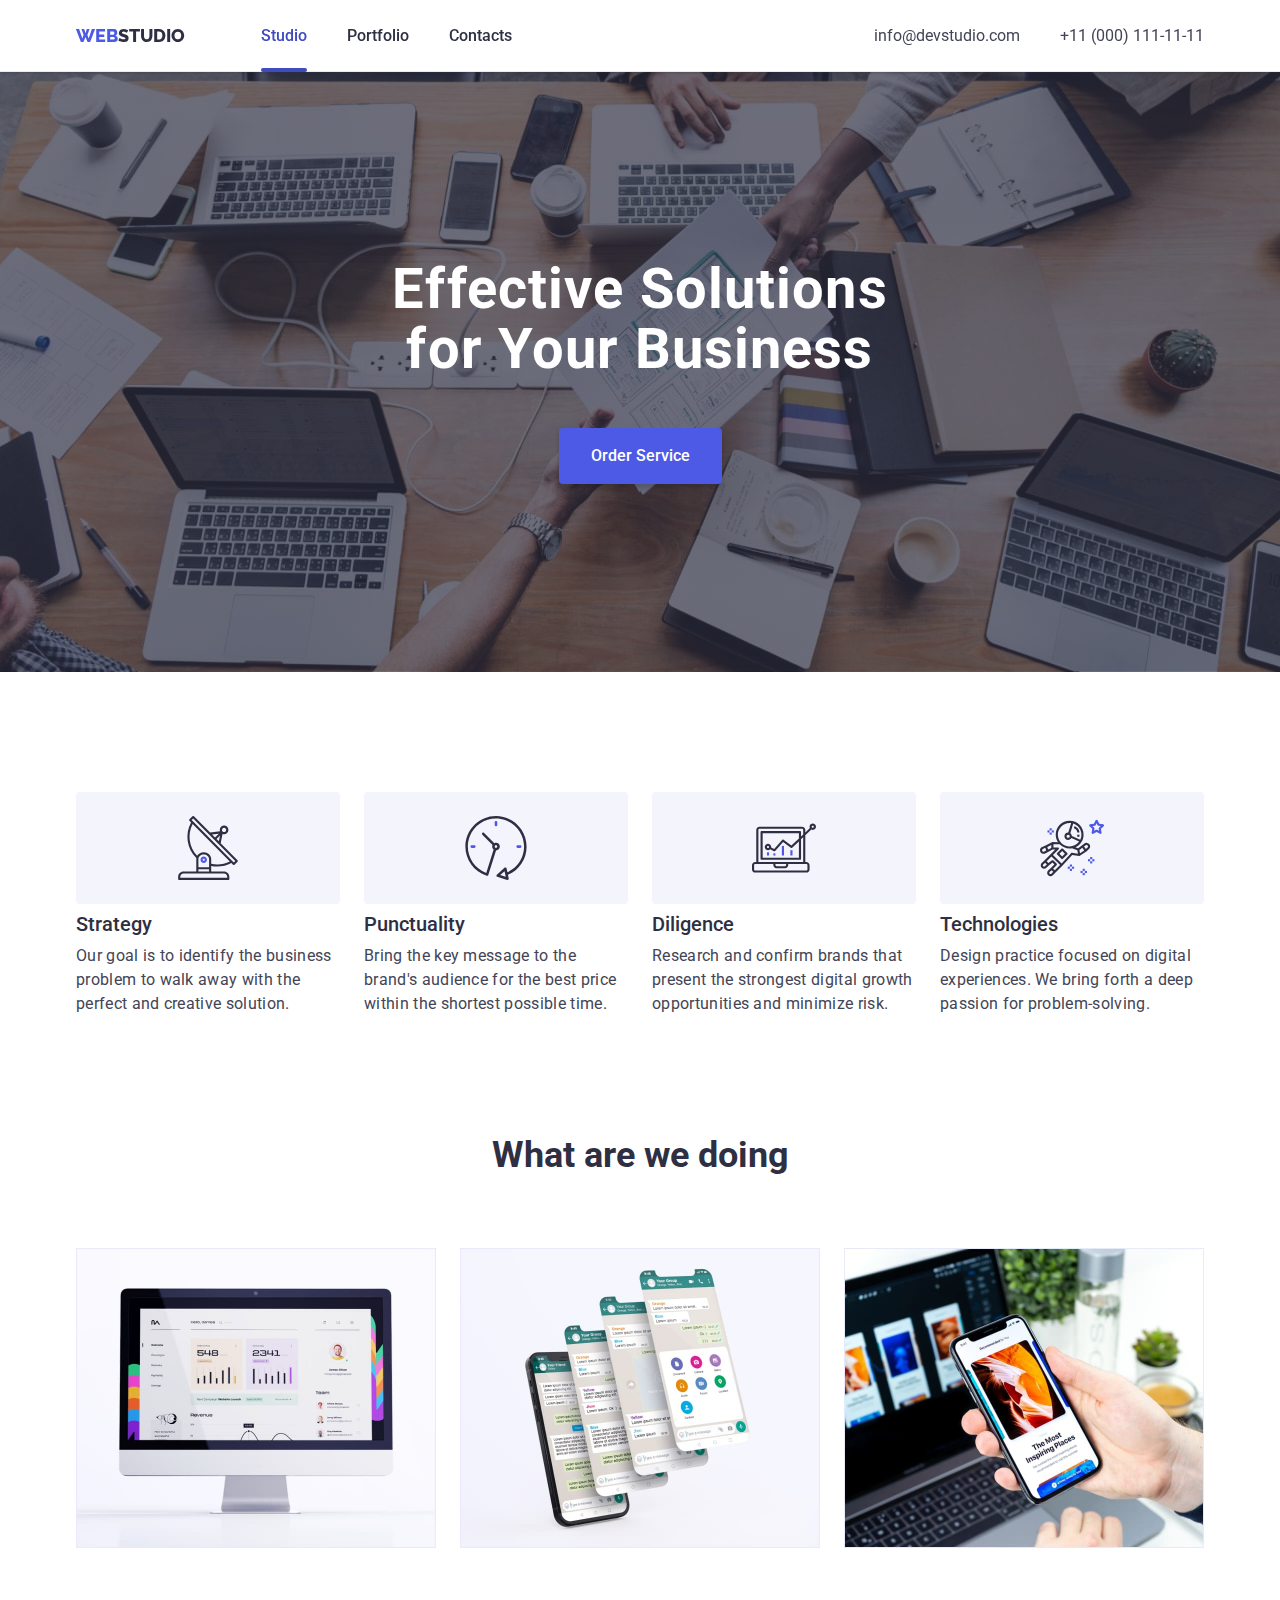
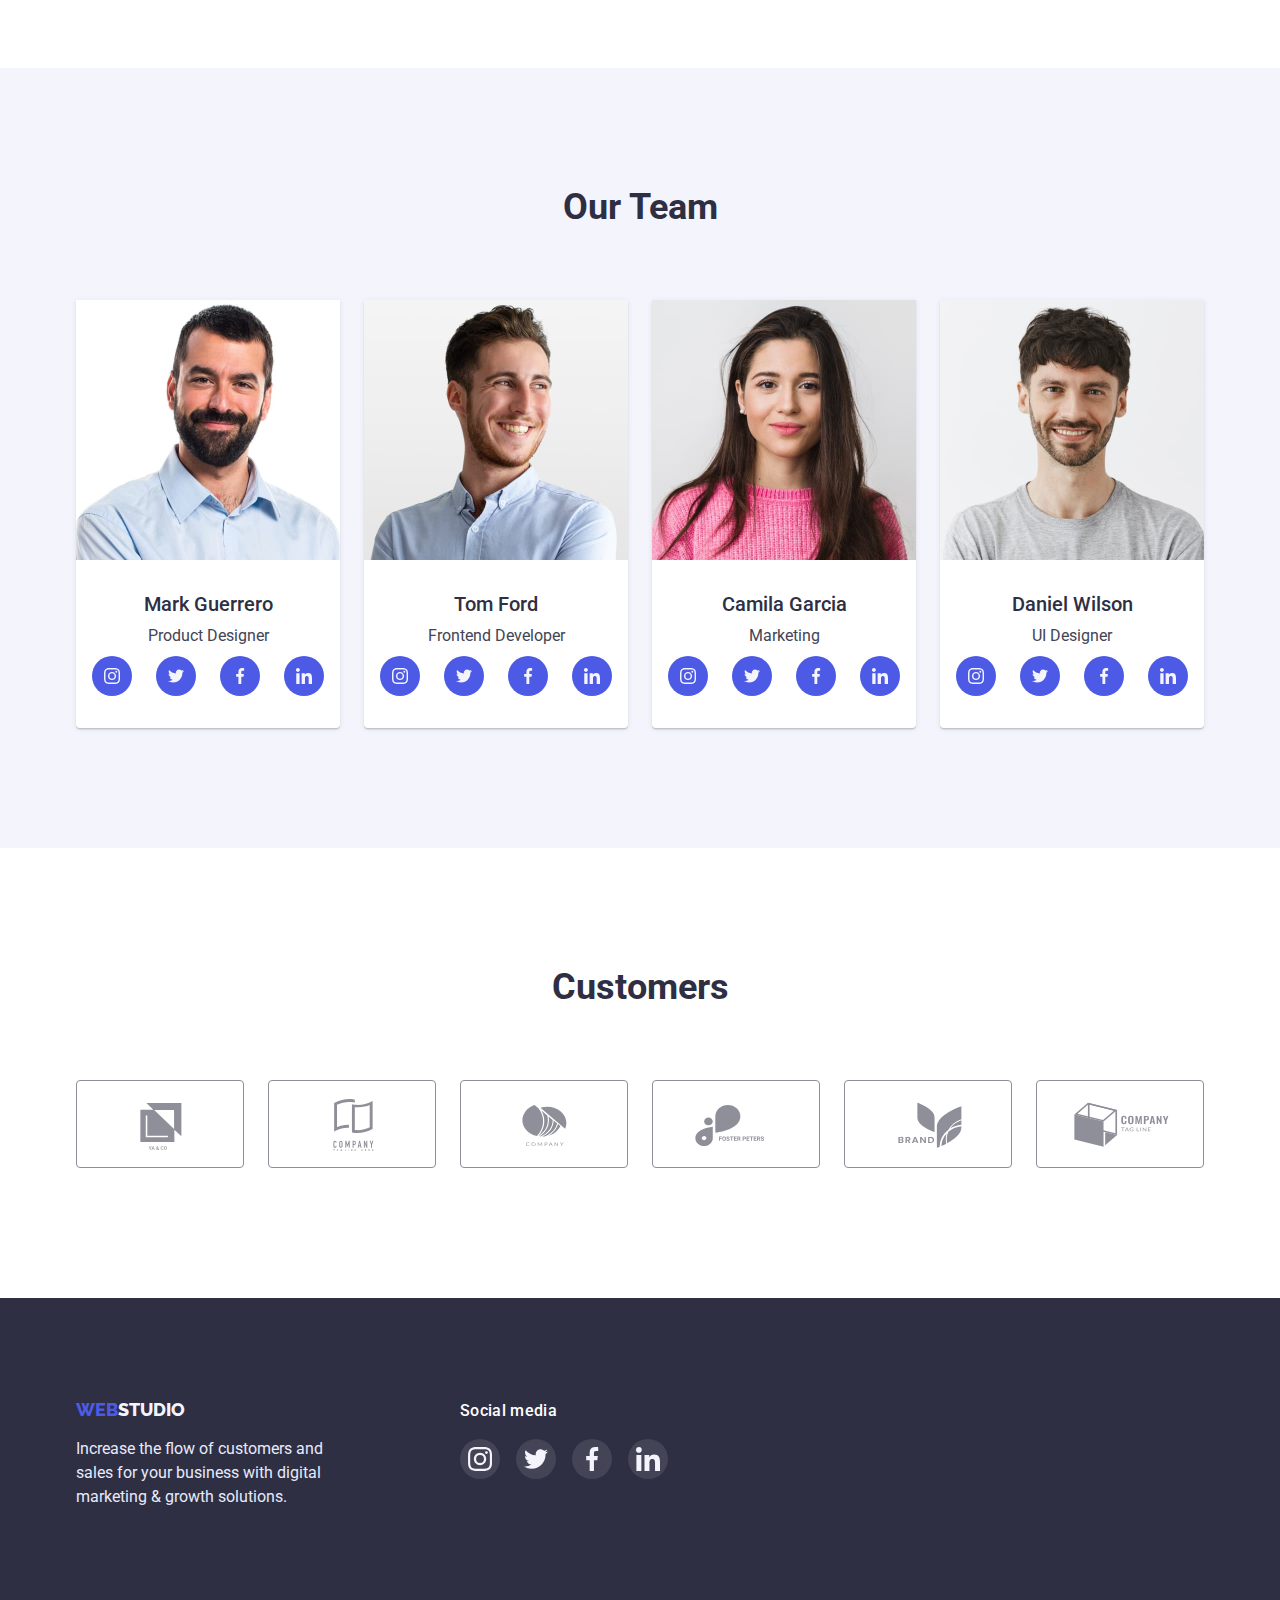
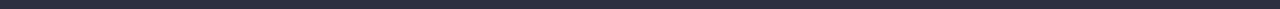
<file: index.html>
<!DOCTYPE html>
<html lang="en">
  <head>
    <meta charset="UTF-8" />
    <meta http-equiv="X-UA-Compatible" content="IE=edge" />
    <meta name="viewport" content="width=device-width, initial-scale=1.0" />
    <title>WebStudio</title>

    <link rel="preconnect" href="https://fonts.googleapis.com" />
    <link rel="preconnect" href="https://fonts.gstatic.com" crossorigin />
    <link
      href="https://fonts.googleapis.com/css2?family=Raleway:wght@800&family=Roboto:wght@400;500;700;900&display=swap"
      rel="stylesheet"
    />

    <link
      rel="stylesheet"
      href="https://cdnjs.cloudflare.com/ajax/libs/modern-normalize/1.1.0/modern-normalize.css"
    />

    <link rel="stylesheet" href="./css/styles.css" />
  </head>
  <body>
    <header class="header">
      <div class="container">
        <nav class="nav">
          <a class="logo" href="./index.html"
            >WEB<span class="header-logo-studio">STUDIO</span>
          </a>
          <ul class="header-list">
            <li class="header-list-studio">
              <a class="nav-link current" href="./index.html">Studio</a>
            </li>
            <li><a class="nav-link" href="./portfolio.html">Portfolio</a></li>
            <li><a class="nav-link" href="">Contacts</a></li>
          </ul>
          <address class="address">
            <ul class="contakt-list">
              <li>
                <a class="contact" href="mailto:info@devstudio.com"
                  >info@devstudio.com
                </a>
              </li>
              <li>
                <a class="contact" href="tel:+110001111111"
                  >+11 (000) 111-11-11
                </a>
              </li>
            </ul>
          </address>
        </nav>
      </div>
    </header>
    <main>
      <section class="main-hero">
        <div class="container">
          <h1 class="main-hero-title">Effective Solutions for Your Business</h1>
          <button type="button" class="main-hero-launch" data-modal-open>
            Order Service
          </button>
        </div>
      </section>
      <section class="about">
        <div class="container">
          <h2 class="visually-hidden">Advantages</h2>
          <ul class="advantages">
            <li class="advantages-list icon-antena">
              <h3 class="advantages-tipe">Strategy</h3>
              <p class="advantages-text">
                Our goal is to identify the business problem to walk away with
                the perfect and creative solution.
              </p>
            </li>
            <li class="advantages-list icon-clock">
              <h3 class="advantages-tipe">Punctuality</h3>
              <p class="advantages-text">
                Bring the key message to the brand's audience for the best price
                within the shortest possible time.
              </p>
            </li>
            <li class="advantages-list icon-diagram">
              <h3 class="advantages-tipe">Diligence</h3>
              <p class="advantages-text">
                Research and confirm brands that present the strongest digital
                growth opportunities and minimize risk.
              </p>
            </li>
            <li class="advantages-list icon-astronaut">
              <h3 class="advantages-tipe">Technologies</h3>
              <p class="advantages-text">
                Design practice focused on digital experiences. We bring forth a
                deep passion for problem-solving.
              </p>
            </li>
          </ul>
        </div>
      </section>
      <section class="work">
        <div class="container">
          <h2 class="work-text">What are we doing</h2>

          <ul class="work-list">
            <li>
              <img src="./images/monitor.jpg" alt="monitor" width="360" />
            </li>
            <li>
              <img
                src="./images/ekrany-smartphonov.jpg"
                alt="display-smartphons"
                width="360"
              />
            </li>
            <li>
              <img src="./images/smartphon.jpg" alt="smartphon" width="360" />
            </li>
          </ul>
        </div>
      </section>
      <section class="team">
        <div class="container">
          <h2 class="team-name">Our Team</h2>
          <ul class="team-name-list">
            <li class="team-name-list-post">
              <img
                src="./images/Mark-Guerrero.jpg"
                alt="mark-guerrero"
                width="264"
              />
              <div class="post">
                <h3 class="name">Mark Guerrero</h3>
                <p class="profession">Product Designer</p>
                <ul class="profession-social-media-list">
                  <li class="media-list">
                    <a class="profession-social-media-icon" href=""
                      ><svg class="profession-icon">
                        <use href="./images/sprite.svg#icon-instagram"></use>
                      </svg>
                    </a>
                  </li>
                  <li class="media-list">
                    <a class="profession-social-media-icon" href=""
                      ><svg class="profession-icon">
                        <use href="./images/sprite.svg#icon-twitter"></use>
                      </svg>
                    </a>
                  </li>
                  <li class="media-list">
                    <a class="profession-social-media-icon" href=""
                      ><svg class="profession-icon">
                        <use href="./images/sprite.svg#icon-facebook"></use>
                      </svg>
                    </a>
                  </li>
                  <li class="media-list">
                    <a class="profession-social-media-icon" href=""
                      ><svg class="profession-icon">
                        <use href="./images/sprite.svg#icon-linkedin"></use>
                      </svg>
                    </a>
                  </li>
                </ul>
              </div>
            </li>
            <li class="team-name-list-post">
              <img src="./images/tom-ford.jpg" alt="Tom-Ford" width="264" />
              <div class="post">
                <h3 class="name">Tom Ford</h3>
                <p class="profession">Frontend Developer</p>
                <ul class="profession-social-media-list">
                  <li class="media-list">
                    <a class="profession-social-media-icon" href=""
                      ><svg class="profession-icon">
                        <use href="./images/sprite.svg#icon-instagram"></use>
                      </svg>
                    </a>
                  </li>
                  <li class="media-list">
                    <a class="profession-social-media-icon" href=""
                      ><svg class="profession-icon">
                        <use href="./images/sprite.svg#icon-twitter"></use>
                      </svg>
                    </a>
                  </li>
                  <li class="media-list">
                    <a class="profession-social-media-icon" href=""
                      ><svg class="profession-icon">
                        <use href="./images/sprite.svg#icon-facebook"></use>
                      </svg>
                    </a>
                  </li>
                  <li class="media-list">
                    <a class="profession-social-media-icon" href=""
                      ><svg class="profession-icon">
                        <use href="./images/sprite.svg#icon-linkedin"></use>
                      </svg>
                    </a>
                  </li>
                </ul>
              </div>
            </li>
            <li class="team-name-list-post">
              <img
                src="./images/сamila-garcia.jpg"
                alt="Camila-Garcia"
                width="264"
              />
              <div class="post">
                <h3 class="name">Camila Garcia</h3>
                <p class="profession">Marketing</p>
                <ul class="profession-social-media-list">
                  <li class="media-list">
                    <a class="profession-social-media-icon" href=""
                      ><svg class="profession-icon">
                        <use href="./images/sprite.svg#icon-instagram"></use>
                      </svg>
                    </a>
                  </li>
                  <li class="media-list">
                    <a class="profession-social-media-icon" href=""
                      ><svg class="profession-icon">
                        <use href="./images/sprite.svg#icon-twitter"></use>
                      </svg>
                    </a>
                  </li>
                  <li class="media-list">
                    <a class="profession-social-media-icon" href=""
                      ><svg class="profession-icon">
                        <use href="./images/sprite.svg#icon-facebook"></use>
                      </svg>
                    </a>
                  </li>
                  <li class="media-list">
                    <a class="profession-social-media-icon" href=""
                      ><svg class="profession-icon">
                        <use href="./images/sprite.svg#icon-linkedin"></use>
                      </svg>
                    </a>
                  </li>
                </ul>
              </div>
            </li>
            <li class="team-name-list-post">
              <img
                src="./images/daniel-wilson.jpg"
                alt="Daniel-Wilson"
                width="264"
              />
              <div class="post">
                <h3 class="name">Daniel Wilson</h3>
                <p class="profession">UI Designer</p>
                <ul class="profession-social-media-list">
                  <li class="media-list">
                    <a class="profession-social-media-icon" href=""
                      ><svg class="profession-icon">
                        <use href="./images/sprite.svg#icon-instagram"></use>
                      </svg>
                    </a>
                  </li>
                  <li class="media-list">
                    <a class="profession-social-media-icon" href=""
                      ><svg class="profession-icon">
                        <use href="./images/sprite.svg#icon-twitter"></use>
                      </svg>
                    </a>
                  </li>
                  <li class="media-list">
                    <a class="profession-social-media-icon" href=""
                      ><svg class="profession-icon">
                        <use href="./images/sprite.svg#icon-facebook"></use>
                      </svg>
                    </a>
                  </li>
                  <li class="media-list">
                    <a class="profession-social-media-icon" href=""
                      ><svg class="profession-icon">
                        <use href="./images/sprite.svg#icon-linkedin"></use>
                      </svg>
                    </a>
                  </li>
                </ul>
              </div>
            </li>
          </ul>
        </div>
      </section>
      <section class="customers">
        <div class="container">
          <h2 class="customers-title">Customers</h2>
          <ul class="customers-list">
            <li class="customers-tipe">
              <a class="customers-tipe-icon" href="">
                <svg class="customers-icon">
                  <use href="./images/sprite.svg#icon-yaco"></use>
                </svg>
              </a>
            </li>
            <li class="customers-tipe">
              <a class="customers-tipe-icon" href="">
                <svg class="customers-icon">
                  <use
                    href="./images/sprite.svg#icon-company-tagline-here"
                  ></use>
                </svg>
              </a>
            </li>
            <li class="customers-tipe">
              <a class="customers-tipe-icon" href=""
                ><svg class="customers-icon">
                  <use href="./images/sprite.svg#icon-company"></use>
                </svg>
              </a>
            </li>
            <li class="customers-tipe">
              <a class="customers-tipe-icon" href=""
                ><svg class="customers-icon">
                  <use href="./images/sprite.svg#icon-foster-peters"></use>
                </svg>
              </a>
            </li>
            <li class="customers-tipe">
              <a class="customers-tipe-icon" href="">
                <svg class="customers-icon">
                  <use href="./images/sprite.svg#icon-brand"></use>
                </svg>
              </a>
            </li>
            <li class="customers-tipe">
              <a class="customers-tipe-icon" href="">
                <svg class="customers-icon">
                  <use href="./images/sprite.svg#icon-company-tag-line"></use>
                </svg>
              </a>
            </li>
          </ul>
        </div>
      </section>
    </main>
    <footer class="footer">
      <div class="container footer-list">
        <div class="footer-container">
          <a class="footer-logo" href="./index.html"
            >WEB<span class="footer-logo-studio">STUDIO</span>
          </a>
          <p class="footer-text">
            Increase the flow of customers and sales for your business with
            digital marketing & growth solutions.
          </p>
        </div>
        <div class="footer-social-media">
          <p class="footer-title">Social media</p>
          <ul class="footer-social-media-list">
            <li class="footer-media-list">
              <a class="social-media-icon" href=""
                ><svg class="icon">
                  <use href="./images/sprite.svg#icon-instagram"></use>
                </svg>
              </a>
            </li>
            <li class="footer-media-list">
              <a class="social-media-icon" href=""
                ><svg class="icon">
                  <use href="./images/sprite.svg#icon-twitter"></use>
                </svg>
              </a>
            </li>
            <li class="footer-media-list">
              <a class="social-media-icon" href=""
                ><svg class="icon">
                  <use href="./images/sprite.svg#icon-facebook"></use>
                </svg>
              </a>
            </li>
            <li class="footer-media-list">
              <a class="social-media-icon" href=""
                ><svg class="icon">
                  <use href="./images/sprite.svg#icon-linkedin"></use>
                </svg>
              </a>
            </li>
          </ul>
        </div>
      </div>
    </footer>
    <div class="backdrop is-hidden" data-modal>
      <div class="modal">
        <button type="button" class="close-modal-btn" data-modal-close>
          <svg class="close-black-icon">
            <use href="./images/sprite.svg#icon-close-black"></use>
          </svg>
        </button>
      </div>
    </div>
    <script src="./js/modal.js"></script>
  </body>
</html>
</file>
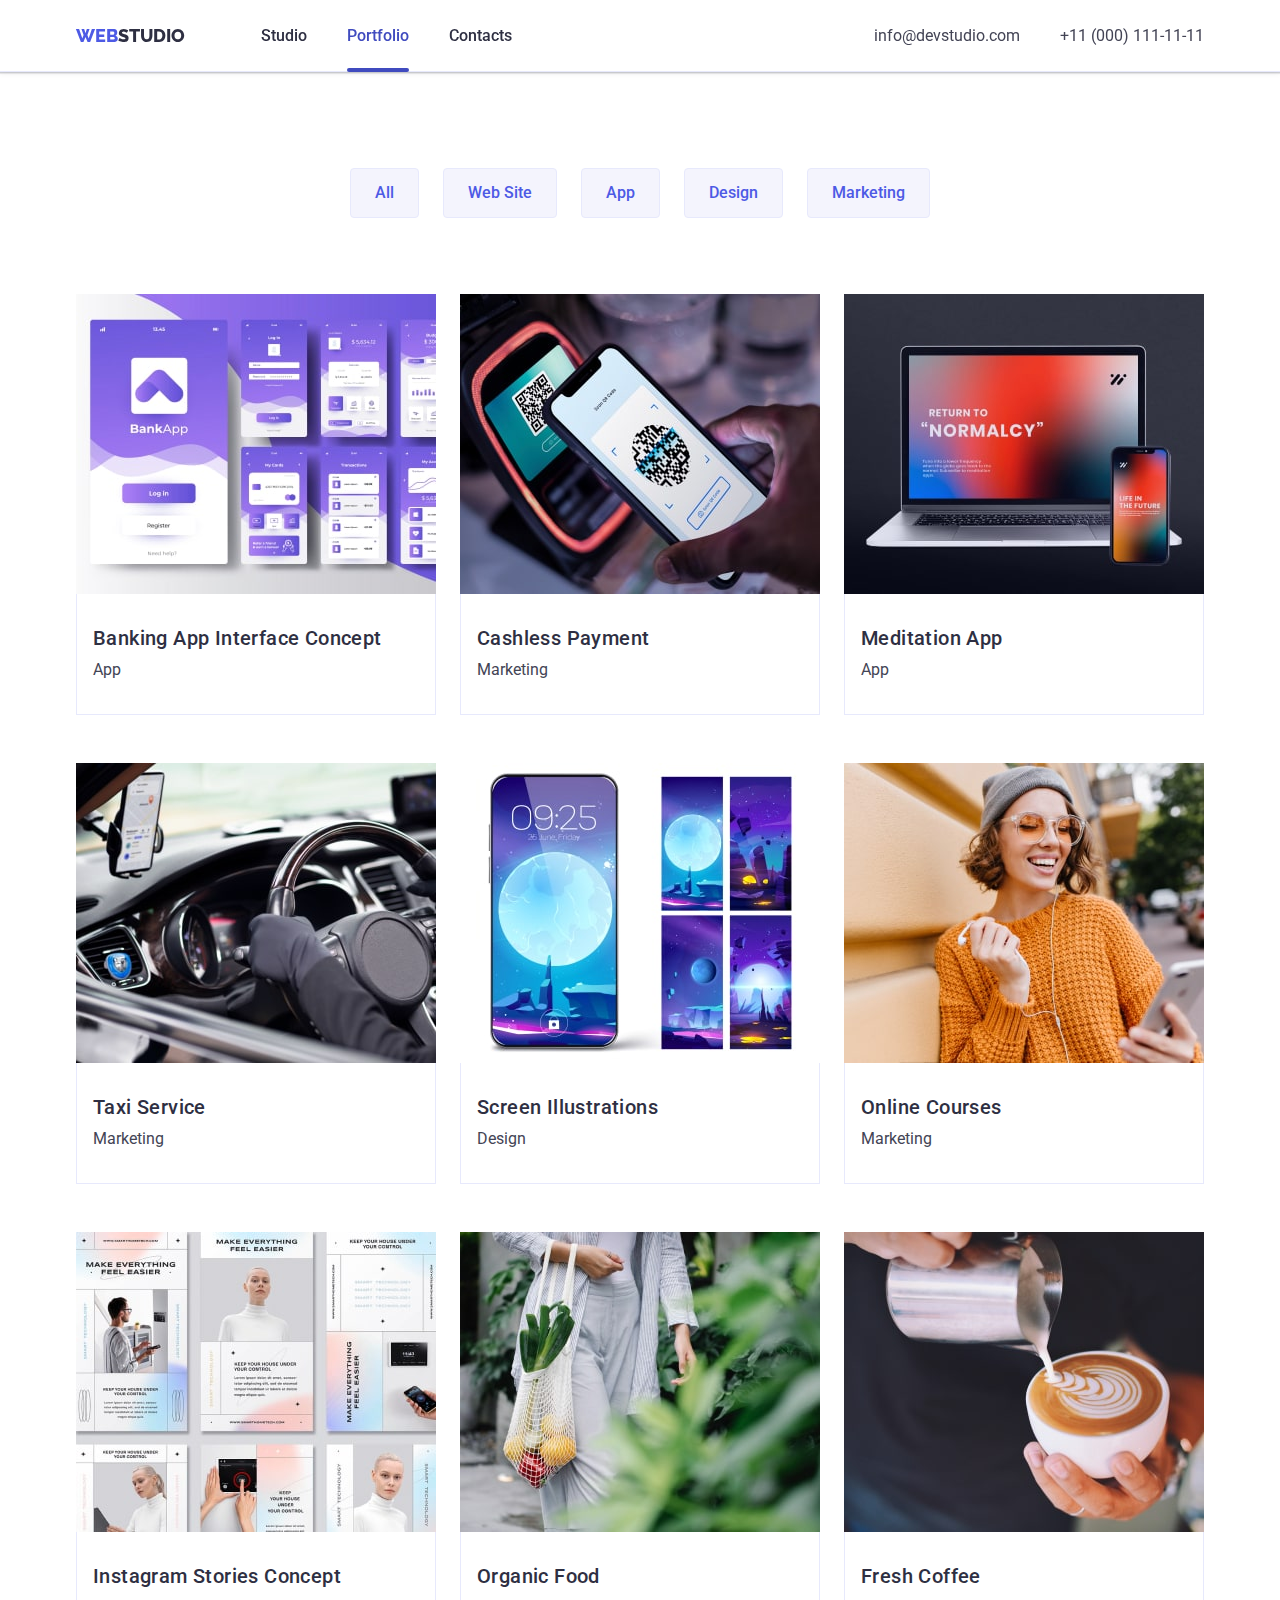
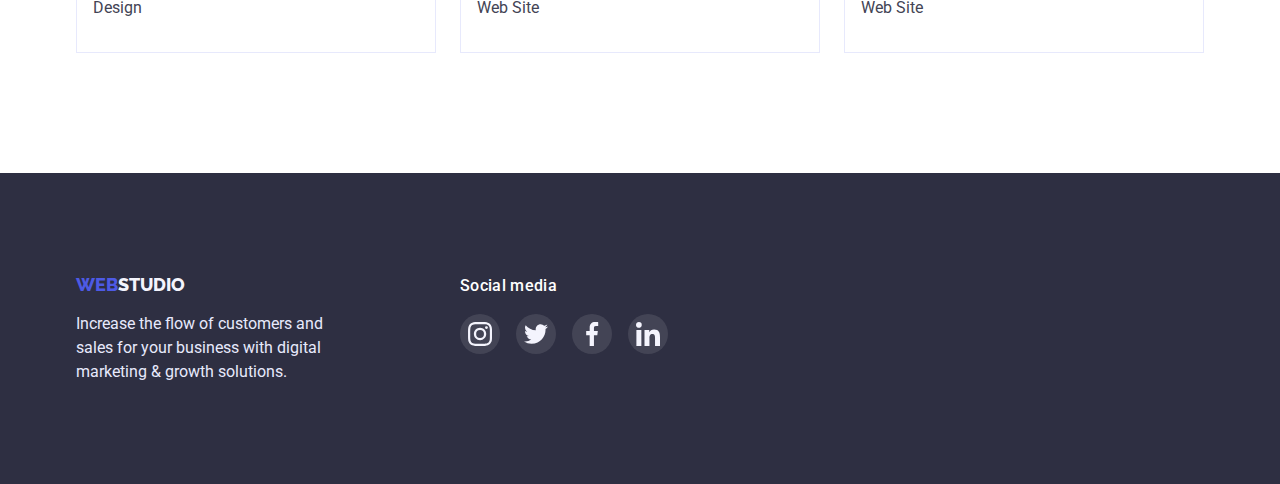
<file: portfolio.html>
<!DOCTYPE html>
<html lang="en">
  <head>
    <meta charset="UTF-8" />
    <meta http-equiv="X-UA-Compatible" content="IE=edge" />
    <meta name="viewport" content="width=device-width, initial-scale=1.0" />
    <title>Portfolio</title>

    <link rel="preconnect" href="https://fonts.googleapis.com" />
    <link rel="preconnect" href="https://fonts.gstatic.com" crossorigin />
    <link
      href="https://fonts.googleapis.com/css2?family=Raleway:wght@800&family=Roboto:wght@400;500;700;900&display=swap"
      rel="stylesheet"
    />

    <link
      rel="stylesheet"
      href="https://cdnjs.cloudflare.com/ajax/libs/modern-normalize/1.1.0/modern-normalize.css"
    />

    <link rel="stylesheet" href="./css/styles.css" />
  </head>
  <body>
    <header class="header">
      <div class="container">
        <nav class="nav">
          <a class="logo" href="./index.html"
            >WEB<span class="header-logo-studio">STUDIO</span>
          </a>
          <ul class="header-list">
            <li>
              <a class="nav-link" href="./index.html">Studio</a>
            </li>
            <li class="header-list-portfolio">
              <a class="nav-link current" href="./portfolio.html">Portfolio</a>
            </li>
            <li><a class="nav-link" href="">Contacts</a></li>
          </ul>
          <address class="address">
            <ul class="contakt-list">
              <li>
                <a class="contact" href="mailto:info@devstudio.com"
                  >info@devstudio.com</a
                >
              </li>
              <li>
                <a class="contact" href="tel:+110001111111"
                  >+11 (000) 111-11-11</a
                >
              </li>
            </ul>
          </address>
        </nav>
      </div>
    </header>
    <main>
      <section class="main">
        <div class="container">
          <h1 class="visually-hidden">Filter</h1>
          <ul class="filter-list-btn">
            <li><button class="filter" type="button">All</button></li>
            <li><button class="filter" type="button">Web Site</button></li>
            <li><button class="filter" type="button">App</button></li>
            <li><button class="filter" type="button">Design</button></li>
            <li><button class="filter" type="button">Marketing</button></li>
          </ul>
          <ul class="filter-list">
            <li class="filter-item">
              <a class="filter-list-item" href="">
                <div class="filter-bg">
                  <div class="overlay">
                    <p>
                      14 Stylish and User-Friendly App Design Concepts · Task
                      Manager App · Calorie Tracker App · Exotic Fruit Ecommerce
                      App · Cloud Storage App
                    </p>
                  </div>
                  <img
                    src="./images/banking-app-interface-concept.jpg"
                    alt="Banking App Interface Concept"
                    width="360"
                  />
                </div>
                <div class="filter-text">
                  <h2 class="filter-buisnes-descr">
                    Banking App Interface Concept
                  </h2>
                  <p class="filter-buisnes">App</p>
                </div>
              </a>
            </li>
            <li class="filter-item">
              <a class="filter-list-item" href="">
                <div class="filter-bg">
                  <div class="overlay">
                    <p>
                      14 Stylish and User-Friendly App Design Concepts · Task
                      Manager App · Calorie Tracker App · Exotic Fruit Ecommerce
                      App · Cloud Storage App
                    </p>
                  </div>
                  <img
                    src="./images/cashless-payment.jpg"
                    alt="Cashless Payment"
                    width="360"
                  />
                </div>
                <div class="filter-text">
                  <h2 class="filter-buisnes-descr">Cashless Payment</h2>
                  <p class="filter-buisnes">Marketing</p>
                </div>
              </a>
            </li>
            <li class="filter-item">
              <a class="filter-list-item" href="">
                <div class="filter-bg">
                  <div class="overlay">
                    <p>
                      14 Stylish and User-Friendly App Design Concepts · Task
                      Manager App · Calorie Tracker App · Exotic Fruit Ecommerce
                      App · Cloud Storage App
                    </p>
                  </div>
                  <img
                    src="./images/meditaion-app.jpg"
                    alt="Meditaion App"
                    width="360"
                  />
                </div>
                <div class="filter-text">
                  <h2 class="filter-buisnes-descr">Meditation App</h2>
                  <p class="filter-buisnes">App</p>
                </div>
              </a>
            </li>
            <li class="filter-item">
              <a class="filter-list-item" href="">
                <div class="filter-bg">
                  <div class="overlay">
                    <p>
                      14 Stylish and User-Friendly App Design Concepts · Task
                      Manager App · Calorie Tracker App · Exotic Fruit Ecommerce
                      App · Cloud Storage App
                    </p>
                  </div>
                  <img
                    src="./images/taxi-service.jpg"
                    alt="Taxi Service"
                    width="360"
                  />
                </div>
                <div class="filter-text">
                  <h2 class="filter-buisnes-descr">Taxi Service</h2>
                  <p class="filter-buisnes">Marketing</p>
                </div>
              </a>
            </li>
            <li class="filter-item">
              <a class="filter-list-item" href="">
                <div class="filter-bg">
                  <div class="overlay">
                    <p>
                      14 Stylish and User-Friendly App Design Concepts · Task
                      Manager App · Calorie Tracker App · Exotic Fruit Ecommerce
                      App · Cloud Storage App
                    </p>
                  </div>
                  <img
                    src="./images/screen-illustrations.jpg"
                    alt="Screen Illustrations"
                    width="360"
                  />
                </div>
                <div class="filter-text">
                  <h2 class="filter-buisnes-descr">Screen Illustrations</h2>
                  <p class="filter-buisnes">Design</p>
                </div>
              </a>
            </li>
            <li class="filter-item">
              <a class="filter-list-item" href="">
                <div class="filter-bg">
                  <div class="overlay">
                    <p>
                      14 Stylish and User-Friendly App Design Concepts · Task
                      Manager App · Calorie Tracker App · Exotic Fruit Ecommerce
                      App · Cloud Storage App
                    </p>
                  </div>
                  <img
                    src="./images/onlinecourses.jpg"
                    alt="Online Courses"
                    width="360"
                  />
                </div>
                <div class="filter-text">
                  <h2 class="filter-buisnes-descr">Online Courses</h2>
                  <p class="filter-buisnes">Marketing</p>
                </div>
              </a>
            </li>
            <li class="filter-item">
              <a class="filter-list-item" href="">
                <div class="filter-bg">
                  <div class="overlay">
                    <p>
                      14 Stylish and User-Friendly App Design Concepts · Task
                      Manager App · Calorie Tracker App · Exotic Fruit Ecommerce
                      App · Cloud Storage App
                    </p>
                  </div>
                  <img
                    src="./images/instagram-stories-concept.jpg"
                    alt="Instagram Stories Concept"
                    width="360"
                  />
                </div>
                <div class="filter-text">
                  <h2 class="filter-buisnes-descr">
                    Instagram Stories Concept
                  </h2>
                  <p class="filter-buisnes">Design</p>
                </div>
              </a>
            </li>
            <li class="filter-item">
              <a class="filter-list-item" href="">
                <div class="filter-bg">
                  <div class="overlay">
                    <p>
                      14 Stylish and User-Friendly App Design Concepts · Task
                      Manager App · Calorie Tracker App · Exotic Fruit Ecommerce
                      App · Cloud Storage App
                    </p>
                  </div>
                  <img
                    src="./images/organic-food.jpg"
                    alt="Organic Food"
                    width="360"
                  />
                </div>
                <div class="filter-text">
                  <h2 class="filter-buisnes-descr">Organic Food</h2>
                  <p class="filter-buisnes">Web Site</p>
                </div>
              </a>
            </li>
            <li class="filter-item">
              <a class="filter-list-item" href="">
                <div class="filter-bg">
                  <div class="overlay">
                    <p>
                      14 Stylish and User-Friendly App Design Concepts · Task
                      Manager App · Calorie Tracker App · Exotic Fruit Ecommerce
                      App · Cloud Storage App
                    </p>
                  </div>
                  <img
                    src="./images/fresh-coffee.jpg"
                    alt="Fresh Coffee"
                    width="360"
                  />
                </div>
                <div class="filter-text">
                  <h2 class="filter-buisnes-descr">Fresh Coffee</h2>
                  <p class="filter-buisnes">Web Site</p>
                </div>
              </a>
            </li>
          </ul>
        </div>
      </section>
    </main>
    <footer class="footer">
      <div class="container footer-list">
        <div class="footer-container">
          <a class="footer-logo" href="./index.html"
            >WEB<span class="footer-logo-studio">STUDIO</span>
          </a>
          <p class="footer-text">
            Increase the flow of customers and sales for your business with
            digital marketing & growth solutions.
          </p>
        </div>
        <div class="footer-social-media">
          <h4 class="footer-title">Social media</h4>
          <ul class="footer-social-media-list">
            <li class="media-list">
              <a class="social-media-icon" href=""
                ><svg class="icon">
                  <use href="./images/sprite.svg#icon-instagram"></use>
                </svg>
              </a>
            </li>
            <li class="media-list">
              <a class="social-media-icon" href=""
                ><svg class="icon">
                  <use href="./images/sprite.svg#icon-twitter"></use>
                </svg>
              </a>
            </li>
            <li class="media-list">
              <a class="social-media-icon" href=""
                ><svg class="icon">
                  <use href="./images/sprite.svg#icon-facebook"></use>
                </svg>
              </a>
            </li>
            <li class="media-list">
              <a class="social-media-icon" href=""
                ><svg class="icon">
                  <use href="./images/sprite.svg#icon-linkedin"></use>
                </svg>
              </a>
            </li>
          </ul>
        </div>
      </div>
    </footer>
  </body>
</html>
</file>
<file: css/styles.css>
:root {
  --active-color: #404bbf;
  --base-color: #2e2f42;
  --iris-color: #4d5ae5;
  --slate-color: #434455;
  --white-color: #ffffff;
  --footer-logo-studio-color: #f4f4fd;
  --footertext-bordercolor-color: #e7e9fc;
  --team-box-shadow-color: rgba(46, 47, 66, 0.16);
  --team-box-shadow-two-color: rgba(46, 47, 66, 0.08);
  --portfolio-btn-color: rgba(0, 0, 0, 0.15);
  --portfolio-btn-bgd-color: rgba(0, 0, 0, 0.1);
  --portfolio-btn-bgd-two-color: rgba(0, 0, 0, 0.08);
  --portfolio-btn-bgd-three-color: rgba(0, 0, 0, 0.12);
  --header-bg-color: rgba(46, 47, 66, 0.7);
  --btn-shadow-color: rgba(0, 0, 0, 0.15);
  --foot-media-bg-color: rgba(255, 255, 255, 0.1);
  --foter-icon-hover-color: #31d0aa;
  --customer-border-color: #8e8f99;
  --backdrop-bg-color: rgba(46, 47, 66, 0.4);
  --modal-shadow-color: rgba(0, 0, 0, 0.14);
  --modal-shadow-three-color: rgba(0, 0, 0, 0.2);
  --modal-color: #fcfcfc;
}

.container {
  width: 100%;
  max-width: 1158px;
  padding: 0 15px;
  margin: 0 auto;
}

body {
  font-family: "Roboto", sans-serif;
  color: var(--base-color);
  padding-top: 72px;
  position: relative;
}

ul {
  margin: 0;
  padding-left: 0;
}

h1,
h2,
h3,
h4,
h5,
p {
  margin: 0;
}

img {
  display: block;
}

.visually-hidden {
  position: absolute;
  white-space: nowrap;
  width: 1px;
  height: 1px;
  overflow: hidden;
  border: 0;
  padding: 0;
  clip: rect(0 0 0 0);
  clip-path: inset(50%);
  margin: -1px;
}

.header {
  border-bottom: 1px solid var(--footertext-bordercolor-color);
  position: fixed;
  width: 100%;
  top: 0;
  left: 0;
  box-shadow: 0px 2px 1px var(--team-box-shadow-two-color),
    0px 1px 1px var(--team-box-shadow-color),
    0px 1px 6px var(--team-box-shadow-two-color);
  z-index: 1;
  background-color: #ffffff;
}

.nav {
  display: flex;
  align-items: center;
}

.logo {
  font-family: "Raleway";
  font-weight: 800;
  font-size: 18px;
  line-height: 1.3;
  color: var(--iris-color);
  text-decoration: none;
  display: inline-block;
  margin-right: 76px;
  padding: 24px 0;
}

.header-logo-studio {
  font-family: "Raleway";
  font-weight: 800;
  font-size: 18px;
  line-height: 1.3;
  color: var(--base-color);
}

.header-list {
  list-style-type: none;
  display: flex;
  align-items: center;
  gap: 40px;
  margin-right: auto;
}

.nav-link {
  position: relative;
  font-weight: 500;
  font-size: 16px;
  line-height: 1.5;
  color: var(--base-color);
  text-decoration: none;
  transition-property: color;
  transition-duration: 250ms;
  transition-timing-function: cubic-bezier(0.4, 0, 0.2, 1);
}

.nav-link:focus,
.nav-link:hover,
.nav-link.current {
  color: var(--active-color);
}

.nav-link::after {
  position: absolute;
  content: "";
  display: block;
  width: 100%;
  height: 4px;
  margin-top: 20px;
  background-color: var(--active-color);
  border-radius: 2px;
  transition-property: transform;
  transition-duration: 250ms;
  transition-timing-function: cubic-bezier(0.4, 0, 0.2, 1);
  transform: scaleX(0%);
}

.nav-link:hover::after,
.nav-link.current::after {
  transform: scaleX(100%);
}

.address {
  display: inline-flex;
  align-items: center;
}

.contakt-list {
  list-style-type: none;
  display: flex;
  gap: 40px;
}

.contact {
  font-size: 16px;
  line-height: 1.5;
  color: var(--slate-color);
  font-style: normal;
  text-decoration: none;
  transition-property: color;
  transition-duration: 250ms;
  transition-timing-function: cubic-bezier(0.4, 0, 0.2, 1);
}

.contact:focus,
.contact:hover {
  color: var(--active-color);
}

.main-hero {
  position: relative;
  max-width: 1440px;
  margin: 0 auto;
  background: var(--base-color);
  padding: 188px 0;
  text-align: center;
  background-image: linear-gradient(
      var(--header-bg-color),
      var(--header-bg-color) 100%
    ),
    url(../images/people-office.jpg);
  background-position: center;
  background-size: cover;
  background-repeat: no-repeat;
}

.main-hero-title {
  font-weight: 700;
  font-size: 56px;
  line-height: 1.07;
  letter-spacing: 0.02em;
  color: var(--white-color);
  margin-bottom: 48px;
  width: 496px;
  margin-left: auto;
  margin-right: auto;
}

.main-hero-launch {
  font-family: inherit;
  font-weight: 500;
  font-size: 16px;
  line-height: 1.5;
  color: var(--white-color);
  background-color: var(--iris-color);
  border-radius: 4px;
  box-shadow: 0px 4px 4px var(--btn-shadow-color);
  border: 0px solid var(--base-color);
  cursor: pointer;
  padding: 16px 32px;
  transition-property: background-color;
  transition-duration: 250ms;
  transition-timing-function: cubic-bezier(0.4, 0, 0.2, 1);
}

.main-hero-launch:focus,
.main-hero-launch:hover {
  background-color: var(--active-color);
}

.main-hero-launch:active {
  color: var(--iris-color);
  background-color: var(--white-color);
  border-radius: 4px;
}

.about {
  padding: 120px 0;
}

.advantages {
  display: flex;
  gap: 24px;
}

.advantages-tipe {
  font-weight: 500;
  font-size: 20px;
  line-height: 1.2;
  margin-bottom: 8px;
  margin-top: 8px;
}

.advantages-list {
  list-style-type: none;
  width: 264px;
}

.advantages-list::before {
  display: block;
  content: "";
  height: 112px;
  border-radius: 4px;
  background: var(--footer-logo-studio-color);
  background-size: 64px;
  background-repeat: no-repeat;
  background-position: 50% 50%;
}

.icon-antena::before {
  background-image: url("..//images/icons/antenna.svg");
}

.icon-clock::before {
  background-image: url("..//images/icons/clock.svg");
}

.icon-diagram::before {
  background-image: url("..//images/icons/diagram.svg");
}

.icon-astronaut::before {
  background-image: url("..//images/icons/astronaut.svg");
}

.advantages-text {
  font-size: 16px;
  line-height: 1.5;
  letter-spacing: 0.02em;
  color: var(--slate-color);
}

.work {
  padding-bottom: 120px;
}

.work-text {
  font-weight: 700;
  font-size: 36px;
  line-height: 1.11;
  text-align: center;
  margin-bottom: 72px;
}

.work-list {
  list-style-type: none;
  display: flex;
  column-gap: 24px;
}

.team {
  background: var(--footer-logo-studio-color);
  padding: 120px 0;
}

.team-name {
  font-weight: 700;
  font-size: 36px;
  line-height: 1.11;
  text-align: center;
  margin-bottom: 72px;
}

.team-name-list {
  list-style-type: none;
  display: flex;
  gap: 24px;
}

.team-name-list-post {
  background-color: var(--white-color);
  text-align: center;
  box-shadow: 0px 1px 6px var(--team-box-shadow-two-color),
    0px 1px 1px var(--team-box-shadow-color),
    0px 2px 1px var(--team-box-shadow-two-color);
  border-radius: 0px 0px 4px 4px;
}

.post {
  padding: 32px 16px;
}

.name {
  font-weight: 500;
  font-size: 20px;
  line-height: 1.2;
}

.profession {
  font-size: 16px;
  line-height: 1.5;
  color: var(--slate-color);
  margin-top: 8px;
  margin-bottom: 8px;
}

.profession-social-media-list {
  display: flex;
  gap: 24px;
  list-style-type: none;
}

.media-list {
  width: 40px;
  height: 40px;
}

.profession-social-media-icon {
  border-radius: 50%;
  background-color: var(--iris-color);
  width: 100%;
  height: 100%;
  display: flex;
  justify-content: center;
  align-items: center;
  transition-property: background-color;
  transition-duration: 250ms;
  transition-timing-function: cubic-bezier(0.4, 0, 0.2, 1);
}

.profession-social-media-icon:focus,
.profession-social-media-icon:hover {
  background-color: var(--active-color);
}

.profession-icon {
  width: 16px;
  height: 16px;
  fill: var(--footer-logo-studio-color);
}

.customers {
  padding-top: 120px;
  padding-bottom: 130px;
  text-decoration: none;
}

.customers-title {
  font-weight: 700;
  font-size: 36px;
  line-height: 1.11;
  text-align: center;
  margin-bottom: 72px;
}

.customers-list {
  list-style-type: none;
  display: flex;
  gap: 24px;
}

.customers-tipe {
  width: 168px;
  height: 88px;
}

.customers-tipe-icon {
  border: 1px solid var(--customer-border-color);
  border-radius: 4px;
  width: 100%;
  height: 100%;
  display: flex;
  justify-content: center;
  align-items: center;
  color: var(--customer-border-color);
  transition-property: color, border-color;
  transition-duration: 250ms;
  transition-timing-function: cubic-bezier(0.4, 0, 0.2, 1);
}

.customers-icon {
  width: 104px;
  height: 56px;
  fill: currentColor;
}

.customers-tipe-icon:focus,
.customers-tipe-icon:hover {
  color: var(--active-color);
  border-color: var(--active-color);
}

.main {
  padding-top: 96px;
  padding-bottom: 120px;
}

.filter-list-btn {
  list-style-type: none;
  display: flex;
  justify-content: center;
  gap: 24px;
  margin-bottom: 76px;
}

.filter {
  font-family: inherit;
  cursor: pointer;
  font-weight: 500;
  font-size: 16px;
  line-height: 1.5;
  padding: 12px 24px;
  color: var(--iris-color);
  background: var(--footer-logo-studio-color);
  border: 1px solid var(--footertext-bordercolor-color);
  border-radius: 4px;
  transition-property: color, background, box-shadow;
  transition-duration: 250ms;
  transition-timing-function: cubic-bezier(0.4, 0, 0.2, 1);
}

.filter:focus,
.filter:hover {
  color: var(--white-color);
  background: var(--active-color);
  box-shadow: 0px 4px 4px var(--portfolio-btn-color);
}

.filter:active {
  font-weight: 500;
  font-size: 16px;
  line-height: 1.5;
  color: var(--white-color);
  background: var(--active-color);
  box-shadow: 0px 3px 1px var(--portfolio-btn-bgd-color),
    0px 2px 1px var(--portfolio-btn-bgd-two-color),
    0px 2px 2px var(--portfolio-btn-bgd-three-color);
  border-radius: 4px;
}

.filter-list {
  list-style-type: none;
  display: flex;
  flex-wrap: wrap;
  grid-gap: 48px 24px;
  margin-right: 0;
}

.filter-item:hover,
.filter-item:focus {
  box-shadow: 0px 1px 6px var(--team-box-shadow-two-color),
    0px 1px 1px var(--team-box-shadow-color),
    0px 2px 1px var(--team-box-shadow-two-color);
}

.filter-item:hover .overlay {
  background-color: var(--iris-color);
  opacity: 1;
  transform: translateY(0);
}

.filter-item:focus .overlay {
  background-color: var(--iris-color);
  opacity: 1;
  transform: translateY(0);
}

.filter-item {
  transition-property: background-color, box-shadow, opacity, transform;
  transition-duration: 250ms;
  transition-timing-function: cubic-bezier(0.4, 0, 0.2, 1);
}

.filter-list-item {
  text-decoration: none;
}

.filter-list-item:hover .overlay {
  opacity: 1;
  transform: translateY(0);
}

.filter-list-item:focus .overlay {
  opacity: 1;
  transform: translateY(0);
}

.filter-bg {
  position: relative;
  background-color: var(--white-color);
  text-decoration-line: none;
  display: block;
  transition-property: opacity, transform;
  transition-duration: 250ms;
  transition-timing-function: cubic-bezier(0.4, 0, 0.2, 1);
  overflow: hidden;
}

.overlay {
  position: absolute;
  display: inline-block;
  width: 100%;
  height: 100%;
  background-color: var(--iris-color);
  opacity: 0;
  transform: translateY(100%);
  transition: transform 250ms ease;
}

.overlay > p {
  font-size: 16px;
  line-height: 1.5;
  color: var(--footertext-bordercolor-color);
  padding: 40px 32px 0 32px;
}

.filter-text {
  padding: 32px 0;
  border-bottom: 1px solid var(--footertext-bordercolor-color);
  border-right: 1px solid var(--footertext-bordercolor-color);
  border-left: 1px solid var(--footertext-bordercolor-color);
}

.filter-buisnes-descr {
  font-weight: 500;
  font-size: 20px;
  line-height: 1.2;
  letter-spacing: 0.02em;
  color: var(--base-color);
  margin-bottom: 8px;
  padding-left: 16px;
}

.filter-buisnes {
  font-size: 16px;
  line-height: 1.5;
  color: var(--slate-color);
  padding-left: 16px;
}

.footer {
  background: var(--base-color);
  padding-top: 100px;
  padding-bottom: 100px;
}

.footer-list {
  display: flex;
  align-items: baseline;
}

.footer-container {
  margin-right: 120px;
}

.footer-logo {
  font-family: "Raleway";
  font-weight: 800;
  font-size: 18px;
  line-height: 1.3;
  color: var(--iris-color);
  text-decoration: none;
}

.footer-text {
  font-size: 16px;
  line-height: 1.5;
  color: var(--footertext-bordercolor-color);
  margin-top: 16px;
  width: 264px;
}

.footer-logo-studio {
  color: var(--footer-logo-studio-color);
}

.footer-social-media {
}

.footer-title {
  font-weight: 500;
  font-size: 16px;
  line-height: 1.5;
  letter-spacing: 0.02em;
  color: var(--white-color);
  margin-bottom: 16px;
}

.footer-social-media-list {
  display: flex;
  gap: 16px;
  list-style-type: none;
}

.footer-media-list {
  width: 40px;
  height: 40px;
}

.social-media-icon {
  border-radius: 50%;
  display: flex;
  background-color: var(--foot-media-bg-color);
  width: 100%;
  height: 100%;
  justify-content: center;
  align-items: center;
  transition: background-color 250ms cubic-bezier(0.4, 0, 0.2, 1);
}

.social-media-icon:focus,
.social-media-icon:hover {
  background-color: var(--foter-icon-hover-color);
}

.icon {
  width: 24px;
  height: 24px;
  fill: var(--footer-logo-studio-color);
}

.backdrop {
  position: fixed;
  z-index: 100;
  top: 0;
  left: 0;
  width: 100%;
  height: 100%;
  background-color: var(--backdrop-bg-color);
  opacity: 1;
  transition: opacity 250ms cubic-bezier(0.4, 0, 0.2, 1);
}

.backdrop.is-hidden {
  opacity: 0;
  pointer-events: none;
  visibility: visible;
}

.modal {
  position: absolute;
  top: 50%;
  left: 50%;
  transform: translate(-50%, -50%);
  min-width: 408px;
  min-height: 576px;
  background-color: var(--modal-color);
  box-shadow: 0px 1px 1px var(--modal-shadow-color),
    0px 1px 3px var(--portfolio-btn-bgd-three-color),
    0px 2px 1px var(--modal-shadow-three-color);
  border-radius: 4px;
  opacity: 1;
}

.close-modal-btn {
  position: absolute;
  right: 24px;
  top: 24px;
  width: 24px;
  height: 24px;
  display: flex;
  justify-content: center;
  align-items: center;
  background-color: var(--footertext-bordercolor-color);
  border: 1px solid var(--portfolio-btn-bgd-color);
  border-radius: 50%;
  cursor: pointer;
  transition: background-color 250ms cubic-bezier(0.4, 0, 0.2, 1);
}

.close-modal-btn:hover,
.close-modal-btn:focus {
  background: var(--active-color);
}

.close-black-icon {
  width: 8px;
  height: 8px;
  fill: var(--base-color);
  transition: background-color 250ms cubic-bezier(0.4, 0, 0.2, 1);
}

.close-black-icon:hover,
.close-black-icon:focus {
  fill: var(--white-color);
}
</file>
